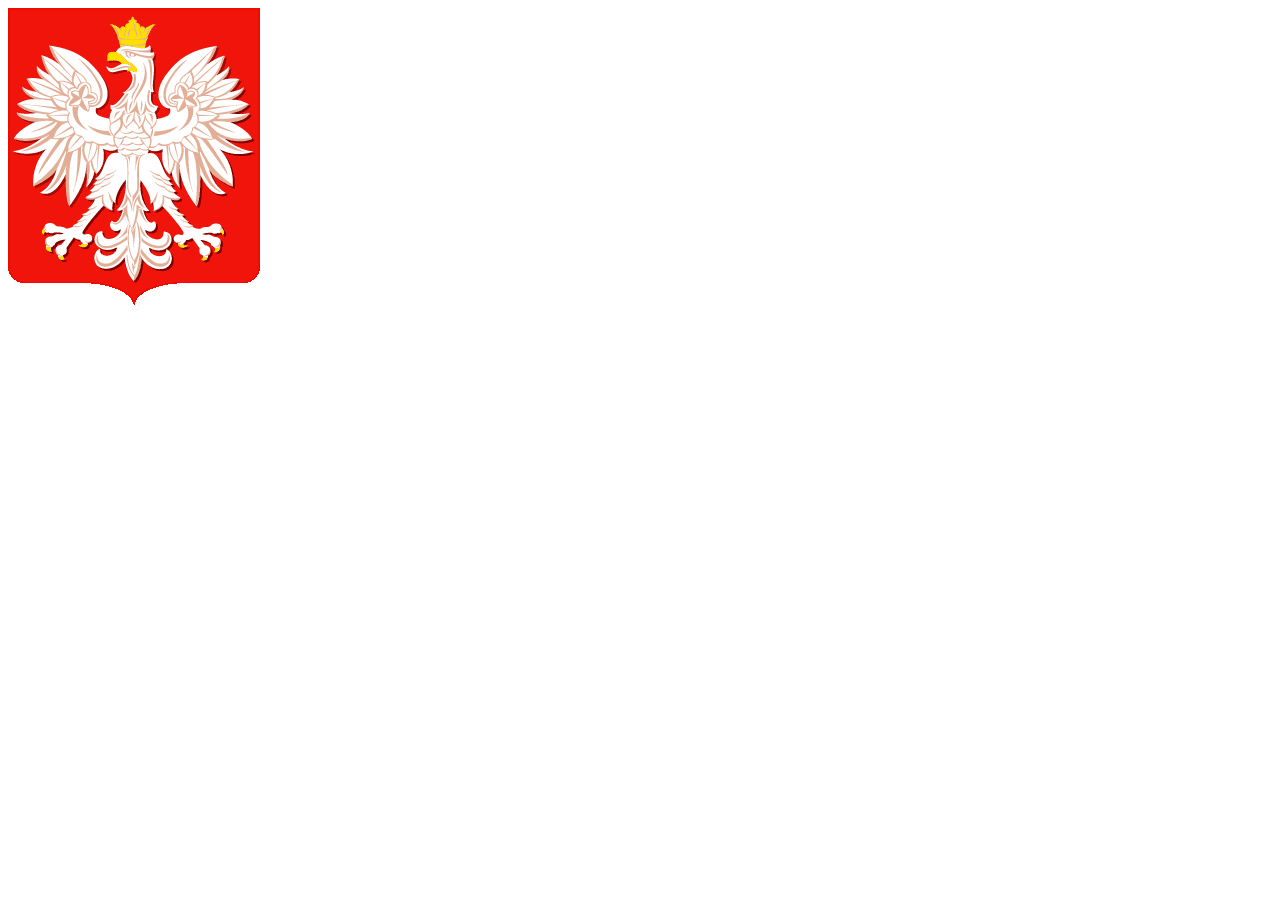
<file: confirm.html>
<!DOCTYPE html>
<html lang="pl">
<head>
    <meta charset="UTF-8">
    <meta name="viewport" content="width=device-width, initial-scale=1.0">
    <title>Eagle test</title>
</head>
<body>
    <div>
        <img src="emblem.png" alt="polish">
    </div>
</body>
</html>
</file>
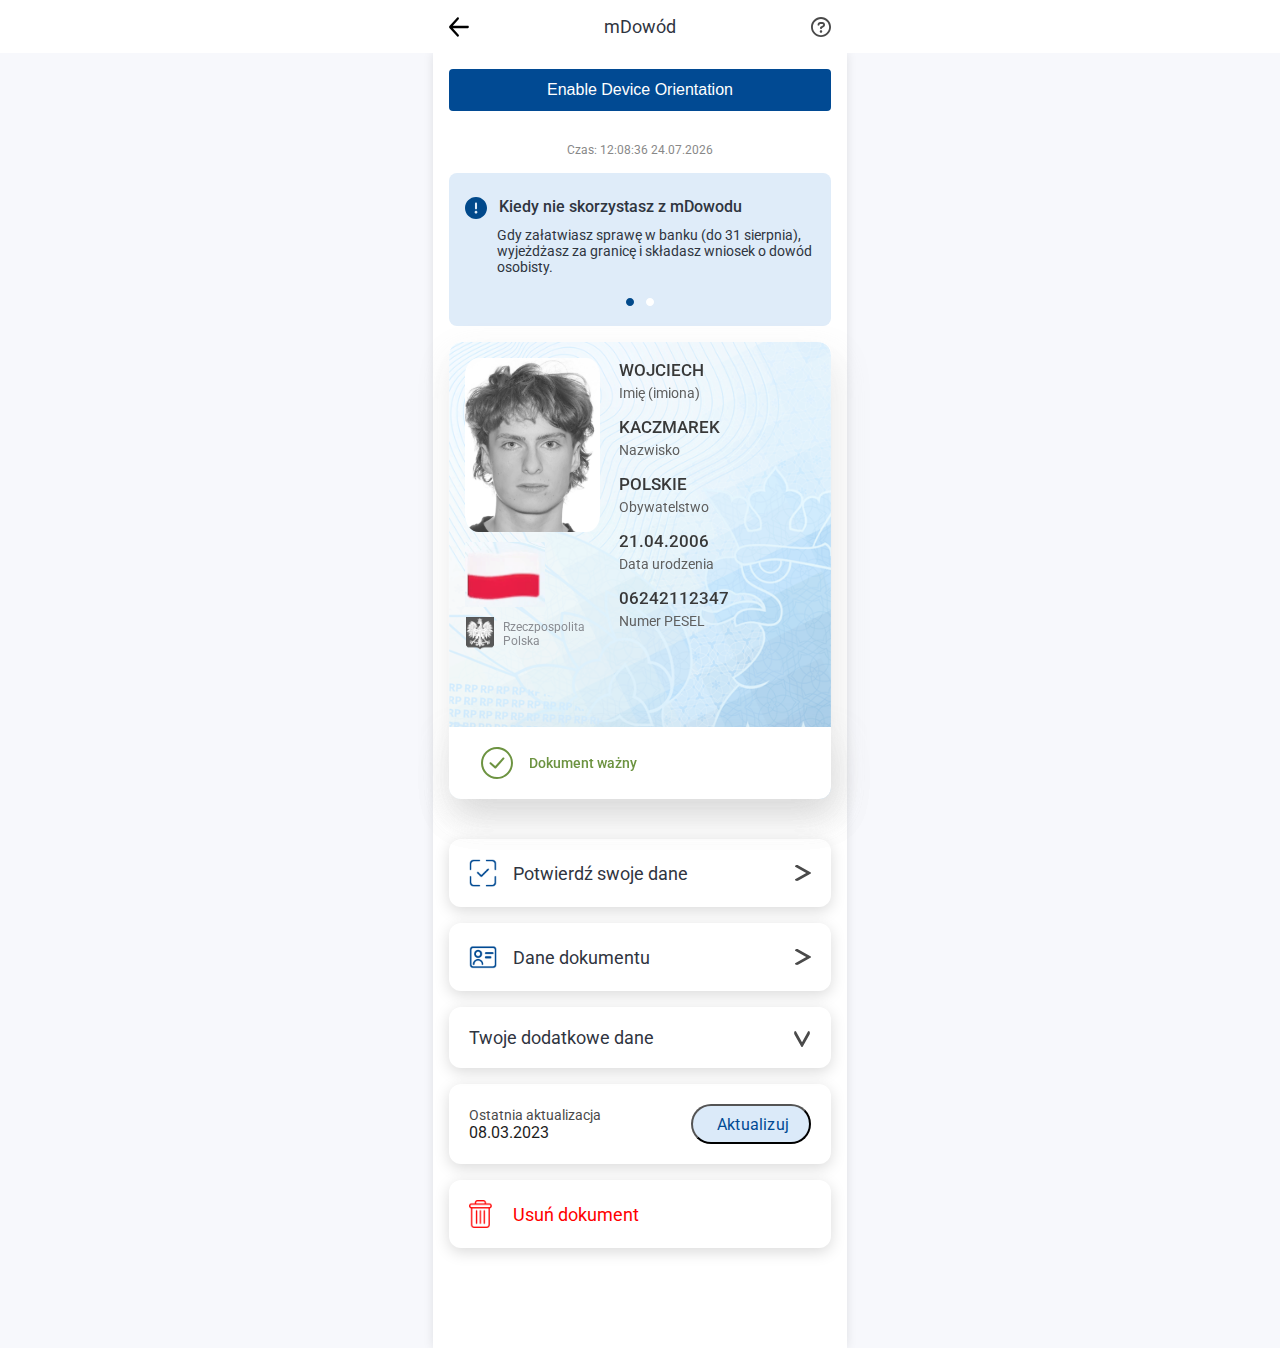
<file: id.html>
<!DOCTYPE html>
<html lang="pl">
<head>
    <meta charset="UTF-8">
    <meta name="viewport" content="width=device-width, initial-scale=1.0">
    <title>mDowód</title>
    <link rel="stylesheet" href="https://fonts.googleapis.com/css?family=Roboto:400,500&display=swap">
    <link rel="stylesheet" href="style.css">
</head>
<body>
    <div class="header-container">
        <div class="header">
            <img src="normal_u8 (1).svg" alt="Back" id="back-arrow">
            <h1>mDowód</h1>
            <img src="normal_u12.svg" alt="Info" id="group">
        </div>
    </div>
    <div class="container">
        <button id="get-orientation">Enable Device Orientation</button>
        <div class="time" id="data">
            Czas: 21:47:03 24.05.2024
        </div>
        <div class="info-section" id="info-section">
            <p>
                <img src="normal_u391.svg" alt="Info Icon">
                Kiedy nie skorzystasz z mDowodu
            </p>
            <p>
                Gdy załatwiasz sprawę w banku (do 31 sierpnia), wyjeżdżasz za granicę i składasz wniosek o dowód osobisty.
            </p>
            <div class="center-icons">
                <img src="normal_u394.svg" alt="Left Icon" id="left-icon">
                <img src="normal_u393.svg" alt="Right Icon" id="right-icon">
            </div>
        </div>
        <div class="info-section blue" id="blue-section" style="display: none;">
            <p>
                <img src="normal_u391.svg" alt="Info Icon">
                A kiedy skorzystasz z mDowodu
            </p>
            <p>
                We wszystkich innych sytuacjach – na przykład w urzędzie, sądzie, przychodni, na poczcie czy u notariusza.
            </p>
            <div class="center-icons">
                <img src="normal_u393.svg" alt="Right Icon" id="right-icon-blue">
                <img src="normal_u394.svg" alt="Left Icon" id="left-icon-blue">
            </div>
            <div class="close-icon" id="close-icon">
                <img src="normal_u408.svg" alt="Close Icon">
            </div>
        </div>
        <div class="document-section">
            <div class="document-images">
                <img src="profile_photo.jpg" alt="User Photo" class="user-photo"> <!-- Updated photo -->
                <img src="RPReplay_Final1716805071-ezgif.com-video-to-gif-converter.gif" alt="Animated Flag" class="flag">
                <div class="republic">
                    <div class="eagle-container" id="eagle-container">
                        <img src="emblem.png" alt="Eagle" class="eagle" id="republic-icon">
                    </div>
                    <div class="text">
                        Rzeczpospolita<br>Polska
                    </div>
                </div>
            </div>
            <div class="document-details">
                <div class="info-card">
                    <p><span class="label">WOJCIECH</span> <span class="description">Imię (imiona)</span></p>
                    <p><span class="label">KACZMAREK</span> <span class="description">Nazwisko</span></p>
                    <p><span class="label">POLSKIE</span> <span class="description">Obywatelstwo</span></p>
                    <p><span class="label">21.04.2006</span> <span class="description">Data urodzenia</span></p>
                    <p><span class="label">06242112347</span> <span class="description">Numer PESEL</span></p>
                </div>
            </div>
            <div class="validity">
                <div class="validity-icon">
                    <img src="normal_u26.svg" alt="Checkmark">
                </div>
                <div class="validity-text">Dokument ważny</div>
            </div>
        </div>
        <div class="actions">
            <div class="action-button">
                <div class="icon-text">
                    <img src="Projekt bez nazwy (29).png" alt="Confirm Icon">
                    <span>Potwierdź swoje dane</span>
                </div>
                <img src="normal_u351.svg" alt="Arrow Icon">
            </div>
            <div class="action-button">
                <div class="icon-text">
                    <img src="Projekt bez nazwy (30).png" alt="Document Icon">
                    <span>Dane dokumentu</span>
                </div>
                <img src="normal_u351.svg" alt="Arrow Icon">
            </div>
            <div class="action-button">
                <span>Twoje dodatkowe dane</span>
                <img src="normal_u351.svg" alt="Arrow Icon" style="transform: rotate(90deg);">
            </div>
        </div>
        <div class="last-update">
            <div>
                <div class="last-update-text">Ostatnia aktualizacja</div>
                <div class="last-update-date">08.03.2023</div>
            </div>
            <button id="aktualizuj">Aktualizuj</button>
        </div>
        <div class="delete-button">
            <div class="icon-text">
                <img src="delete (1).png" alt="Delete Icon">
                <span>Usuń dokument</span>
            </div>
        </div>
    </div>
    <script src="script.js"></script>
</body>
</html>
</file>
<file: style.css>
body {
    font-family: 'Roboto', sans-serif;
    margin: 0;
    padding: 0;
    background-color: #f7f8fc;
    color: #2f353f;
}
.container {
    width: 100%;
    max-width: 414px;
    margin: 0 auto;
    background-color: #fff;
    box-shadow: 0 0 10px rgba(0, 0, 0, 0.1);
    padding: 16px;
    box-sizing: border-box;
    padding-bottom: 100px; /* Adjusted space for the fixed bottom bar */
}
.header-container {
    width: 100%;
    background-color: #fff;
    position: sticky;
    top: 0;
    z-index: 1000;
    box-sizing: border-box;
}
.header {
    display: flex;
    justify-content: space-between;
    align-items: center;
    padding: 16px;
    max-width: 414px;
    margin: 0 auto;
    box-sizing: border-box;
}
.header img {
    width: 20px;
    height: 20px;
}
.header h1 {
    font-family: 'Roboto Medium', 'Roboto', sans-serif;
    font-size: 18px;
    margin: 0;
    text-align: center;
    color: #2f353f;
    font-weight: normal;
    flex-grow: 1;
}
.time {
    text-align: center;
    margin: 16px 0;
    color: #888;
    font-size: 12px;
}
.info-section {
    background-color: #dfecf9;
    padding: 16px;
    border-radius: 8px;
    margin-bottom: 16px;
    color: #2f353f;
    position: relative;
    transition: transform 0s;
}
.info-section.blue {
    background-color: #dfecf9;
}
.info-section img {
    vertical-align: middle;
    margin-right: 8px;
}
.info-section p {
    margin: 8px 0;
    color: #2f353f;
}
.info-section p:first-of-type {
    font-size: 16px;
    font-weight: 500;
}
.info-section p:last-of-type {
    margin-left: 32px;
    font-size: 14px;
}
.info-section .center-icons {
    text-align: center;
    margin-top: 16px;
}
.info-section .center-icons img {
    margin: 0 4px;
    vertical-align: middle;
    cursor: pointer;
}
.info-section .close-icon {
    position: absolute;
    top: 10px;
    right: 10px;
    cursor: pointer;
}
.document-section {
    position: relative;
    padding: 16px;
    background-image: url('normal_u16.svg');
    background-size: cover;
    border-radius: 12px;
    width: 100%;
    height: 457px;
    margin: 0 auto 40px;
    opacity: 0.88;
    background-color: #ffffff;
    box-shadow: 4px 16px 36px 0px rgba(178, 178, 178, 0.35);
    box-sizing: border-box;
}
.document-images {
    display: flex;
    flex-direction: column;
    align-items: flex-start;
}
.document-images img,
.document-images video {
    display: block;
    box-sizing: border-box;
}
.user-photo {
    width: 135px;
    height: auto;
    margin-bottom: 10px; /* Reduced space */
    filter: grayscale(100%);
    border-radius: 10%;
}
.flag {
    width: 80px;
    height: auto;
    margin-bottom: 10px; /* Reduced space */
}
.republic {
    display: flex;
    align-items: center;
    gap: 8px;
}
.eagle-container {
    position: relative;
    width: 30px;
    height: 34px;
    opacity: 1;
    border-radius: 0 0 10px 10px;
    display: flex;
    align-items: center;
    justify-content: center;
    overflow: hidden; /* Ensure the eagle image doesn't overflow */
}
.eagle {
    position: absolute;
    width: 28px;
    height: auto;
    filter: grayscale(100%);
}
.text {
    font-family: 'Roboto', sans-serif;
    font-size: 12px;
    color: #7A7D83;
    text-align: left;
}
.document-details {
    position: absolute;
    top: 2px;
    left: 170px;
    display: flex;
    flex-direction: column;
    justify-content: flex-start;
    width: calc(100% - 170px);
}
#dane-na-giloszu {
    width: 105px;
    height: 268px;
    background-color: transparent;
}
.label {
    font-family: "Roboto Medium", "Roboto", sans-serif;
    font-weight: 500;
    display: block;
    margin-bottom: 5px;
    color: #1d1d1d;
    font-size: 17px;
}
.description {
    color: #4a4a4a;
    font-size: 14px;
    margin-bottom: 15px;
    display: block;
}
.validity {
    position: absolute;
    bottom: 0;
    left: 0;
    width: 100%;
    height: 72px;
    border-radius: 0 0 12px 12px;
    background-color: #ffffff;
    box-sizing: border-box;
    display: flex;
    align-items: center;
    padding: 0 16px;
    box-shadow: 4px 16px 36px 0px rgba(178, 178, 178, 0.35);
}
.validity-icon {
    width: 32px;
    height: 32px;
    display: flex;
    align-items: center;
    justify-content: center;
    margin: 0 16px;
}
.validity-text {
    font-family: "Roboto Medium", "Roboto", sans-serif;
    font-weight: 500;
    color: #598527;
    font-size: 14px;
}
.actions {
    display: flex;
    flex-direction: column;
    gap: 16px;
    margin-bottom: 16px;
}
.action-button {
    display: flex;
    align-items: center;
    justify-content: space-between;
    padding: 20px;
    background-color: #ffffff;
    border-radius: 12px;
    box-shadow: 0px 4px 15px rgba(0, 0, 0, 0.15); /* More visible shadow */
    font-size: 18px;
}
.action-button img {
    width: 18px; /* Updated size for smaller arrow icons */
    height: 18px; /* Updated size for smaller arrow icons */
}
.action-button .icon-text {
    display: flex;
    align-items: center;
}
.action-button .icon-text img {
    width: 28px; /* Updated size for larger icons */
    height: 28px; /* Updated size for larger icons */
    margin-right: 16px;
}
.last-update {
    display: flex;
    justify-content: space-between;
    align-items: center;
    padding: 20px;
    background-color: #ffffff;
    border-radius: 12px;
    box-shadow: 0px 4px 15px rgba(0, 0, 0, 0.15); /* More visible shadow */
    font-size: 14px;
    color: #4a4a4a;
}
.last-update .last-update-text {
    color: #4a4a4a;
}
.last-update .last-update-date {
    font-family: "Roboto Medium", "Roboto", sans-serif;
    font-size: 16px;
    color: #1d1d1d;
}
#aktualizuj {
    width: 120px;
    height: 40px;
    padding: 8px 24px;
    border-radius: 24px;
    background-color: #dbeaf9;
    box-sizing: border-box;
    font-family: "Roboto", sans-serif;
    color: #014a93;
    text-align: center;
    line-height: normal;
    letter-spacing: 0.2px;
    cursor: pointer;
    font-size: 16px;
}
#get-orientation {
    width: 100%;
    padding: 12px;
    text-align: center;
    background-color: #014a93;
    color: #fff;
    font-size: 16px;
    border: none;
    border-radius: 4px;
    cursor: pointer;
    margin-bottom: 16px;
}
.delete-button {
    display: flex;
    align-items: center;
    justify-content: space-between;
    padding: 20px;
    background-color: #ffffff;
    border-radius: 12px;
    box-shadow: 0px 4px 15px rgba(0, 0, 0, 0.15); /* More visible shadow */
    font-size: 18px;
    margin-top: 16px; /* Added margin for spacing */
    color: red; /* Set text color to red */
}
.delete-button .icon-text {
    display: flex;
    align-items: center;
}
.delete-button .icon-text img {
    width: 28px; /* Updated size for larger icons */
    height: 28px; /* Updated size for larger icons */
    margin-right: 16px;
}
.bottom-nav {
    position: fixed;
    bottom: 0;
    width: 100%;
    background-color: #f5f6fa; /* Updated background color */
    box-shadow: 0px -2px 10px rgba(0, 0, 0, 0.1);
    display: flex;
    justify-content: space-around;
    padding: 10px 0 35px 0; /* Adjusted padding for more space */
    box-sizing: border-box;
}
.bottom-nav-item {
    display: flex;
    flex-direction: column;
    align-items: center;
    font-size: 12px;
    color: #888;
    margin-top: 10px; /* Added margin to position items at the top */
}
.bottom-nav-item img {
    width: 24px;
    height: 24px;
    margin-bottom: 5px;
    object-fit: contain; /* Ensures icons are not stretched */
}
.bottom-nav-item.active {
    color: #014a93;
}
.spacer {
    height: 80px; /* Spacer height to add more space under navigation */
    background-color: #f5f6fa; /* Match the background color of the navigation */
}
</file>
